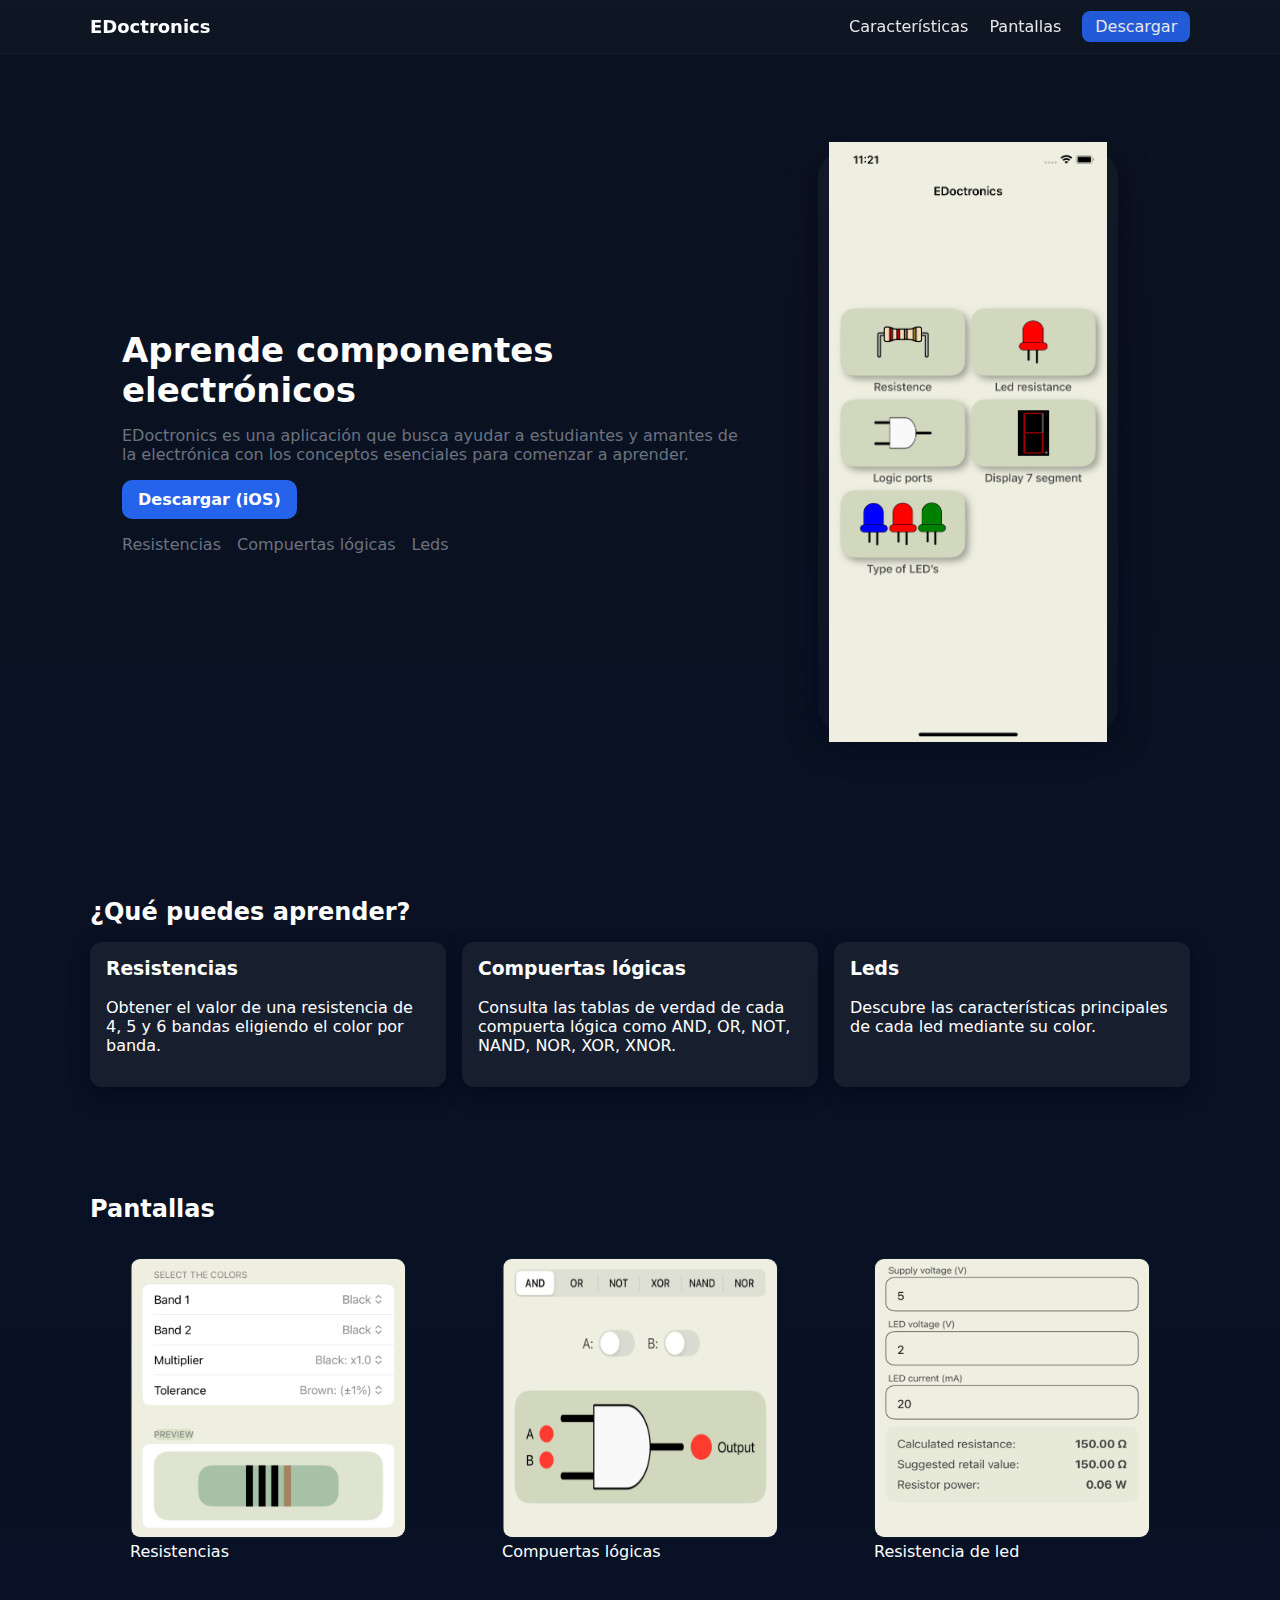
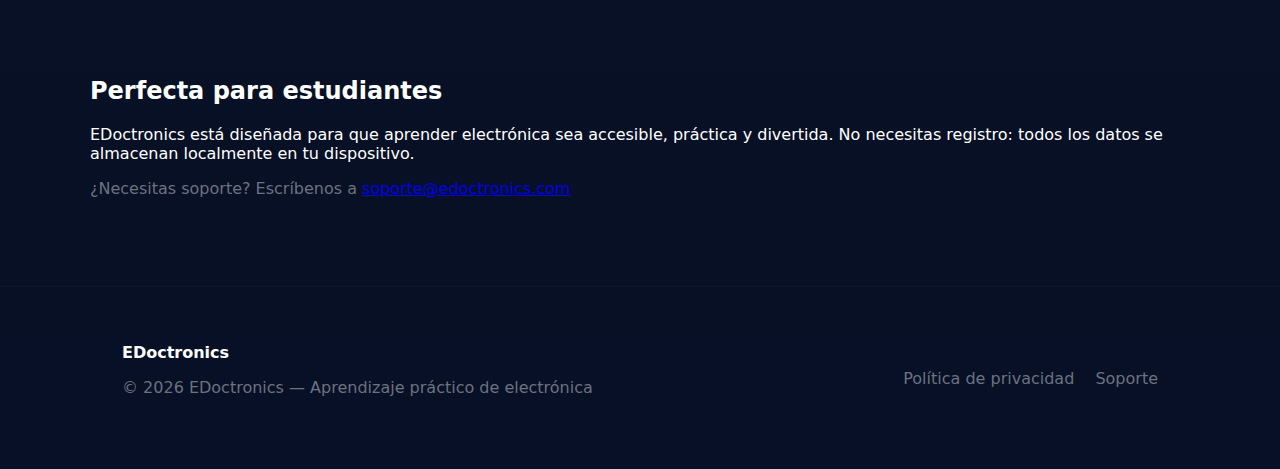
<file: index.html>
<!-- index.html -->
<!doctype html>
<html lang="es">
<head>
  <meta charset="utf-8" />
  <meta name="viewport" content="width=device-width, initial-scale=1" />
  <title>EDoctronics — Aprende Componentes Electrónicos</title>
  <meta name="description" content="EDoctronics: app educativa para aprender componentes electrónicos con lecciones, pruebas interactivas y simuladores." />
  <link rel="stylesheet" href="styles.css">
  <link rel="icon" href="data:;base64,iVBORw0KGgo=">
</head>
<body>
  <header class="site-header">
    <div class="container header-inner">
      <a class="brand" href="#">EDoctronics</a>
      <nav class="nav">
        <a href="#features">Características</a>
        <a href="#screens">Pantallas</a>
        <a href="#download" class="cta">Descargar</a>
      </nav>
    </div>
  </header>

  <main>
    <section class="hero">
      <div class="container hero-inner">
        <div class="hero-text">
          <h1>Aprende componentes electrónicos</h1>
          <p class="lead">EDoctronics es una aplicación que busca ayudar a estudiantes y amantes de la electrónica con los conceptos esenciales para comenzar a aprender.</p>

          <div class="badges">
            <a id="download" class="btn btn-primary" href="https://apps.apple.com/us/app/edoctronics/id6752360310" aria-label="Descargar EDoctronics en App Store">Descargar (iOS)</a>
            <!-- <a class="btn btn-outline" href="#" aria-label="Descargar EDoctronics en Google Play">Descargar (Android)</a> -->
          </div>

          <ul class="quick-features">
            <li>Resistencias</li>
            <li>Compuertas lógicas</li>
            <li>Leds</li>
          </ul>
        </div>

        <div class="hero-mockup" aria-hidden="true">
          <div class="phone-mock">
            <div class="screen"> <img alt="Mockup de la app" src="images/home.png" width="300" height="600" ></div>
          </div>
        </div>
      </div>
    </section>

    <section id="features" class="container features">
      <h2>¿Qué puedes aprender?</h2>
      <div class="cards">
        <article class="card">
          <h3>Resistencias</h3>
          <p>Obtener el valor de una resistencia de 4, 5 y 6 bandas eligiendo el color por banda.</p>
        </article>
        <article class="card">
          <h3>Compuertas lógicas</h3>
          <p>Consulta las tablas de verdad de cada compuerta lógica como AND, OR, NOT, NAND, NOR, XOR, XNOR.</p>
        </article>
        <article class="card">
          <h3>Leds</h3>
          <p>Descubre las características principales de cada led mediante su color.</p>
        </article>
      </div>
    </section>

    <section id="screens" class="container screens">
      <h2>Pantallas</h2>
      <div class="screenshot-grid">
        <figure>
          <img alt="Lección sobre resistencias" src="images/resistence.png" width="400" height="280">
          <figcaption>Resistencias</figcaption>
        </figure>
        <figure>
          <img alt="Simulador de circuito" src="images/logic-gate.png" width="400" height="280">
          <figcaption>Compuertas lógicas</figcaption>
        </figure>
        <figure>
          <img alt="Reto y calificación" src="images/leds.png" width="400" height="280">
          <figcaption>Resistencia de led</figcaption>
        </figure>
      </div>
    </section>

    <section class="container about">
      <h2>Perfecta para estudiantes</h2>
      <p>EDoctronics está diseñada para que aprender electrónica sea accesible, práctica y divertida. No necesitas registro: todos los datos se almacenan localmente en tu dispositivo.</p>
      <p class="muted">¿Necesitas soporte? Escríbenos a <a href="mailto:soporte@edoctronics.com">soporte@edoctronics.com</a></p>
    </section>

  </main>

  <footer class="site-footer">
    <div class="container footer-inner">
      <div>
        <strong>EDoctronics</strong>
        <p class="muted">© <span id="year"></span> EDoctronics — Aprendizaje práctico de electrónica</p>
      </div>
      <div class="footer-links">
        <a href="privacy.html">Política de privacidad</a>
        <a href="support.html">Soporte</a>
      </div>
    </div>
  </footer>

  <script>
    // pequeño script para año dinámico y accesibilidad
    document.getElementById('year').textContent = new Date().getFullYear();
  </script>
</body>
</html>
</file>
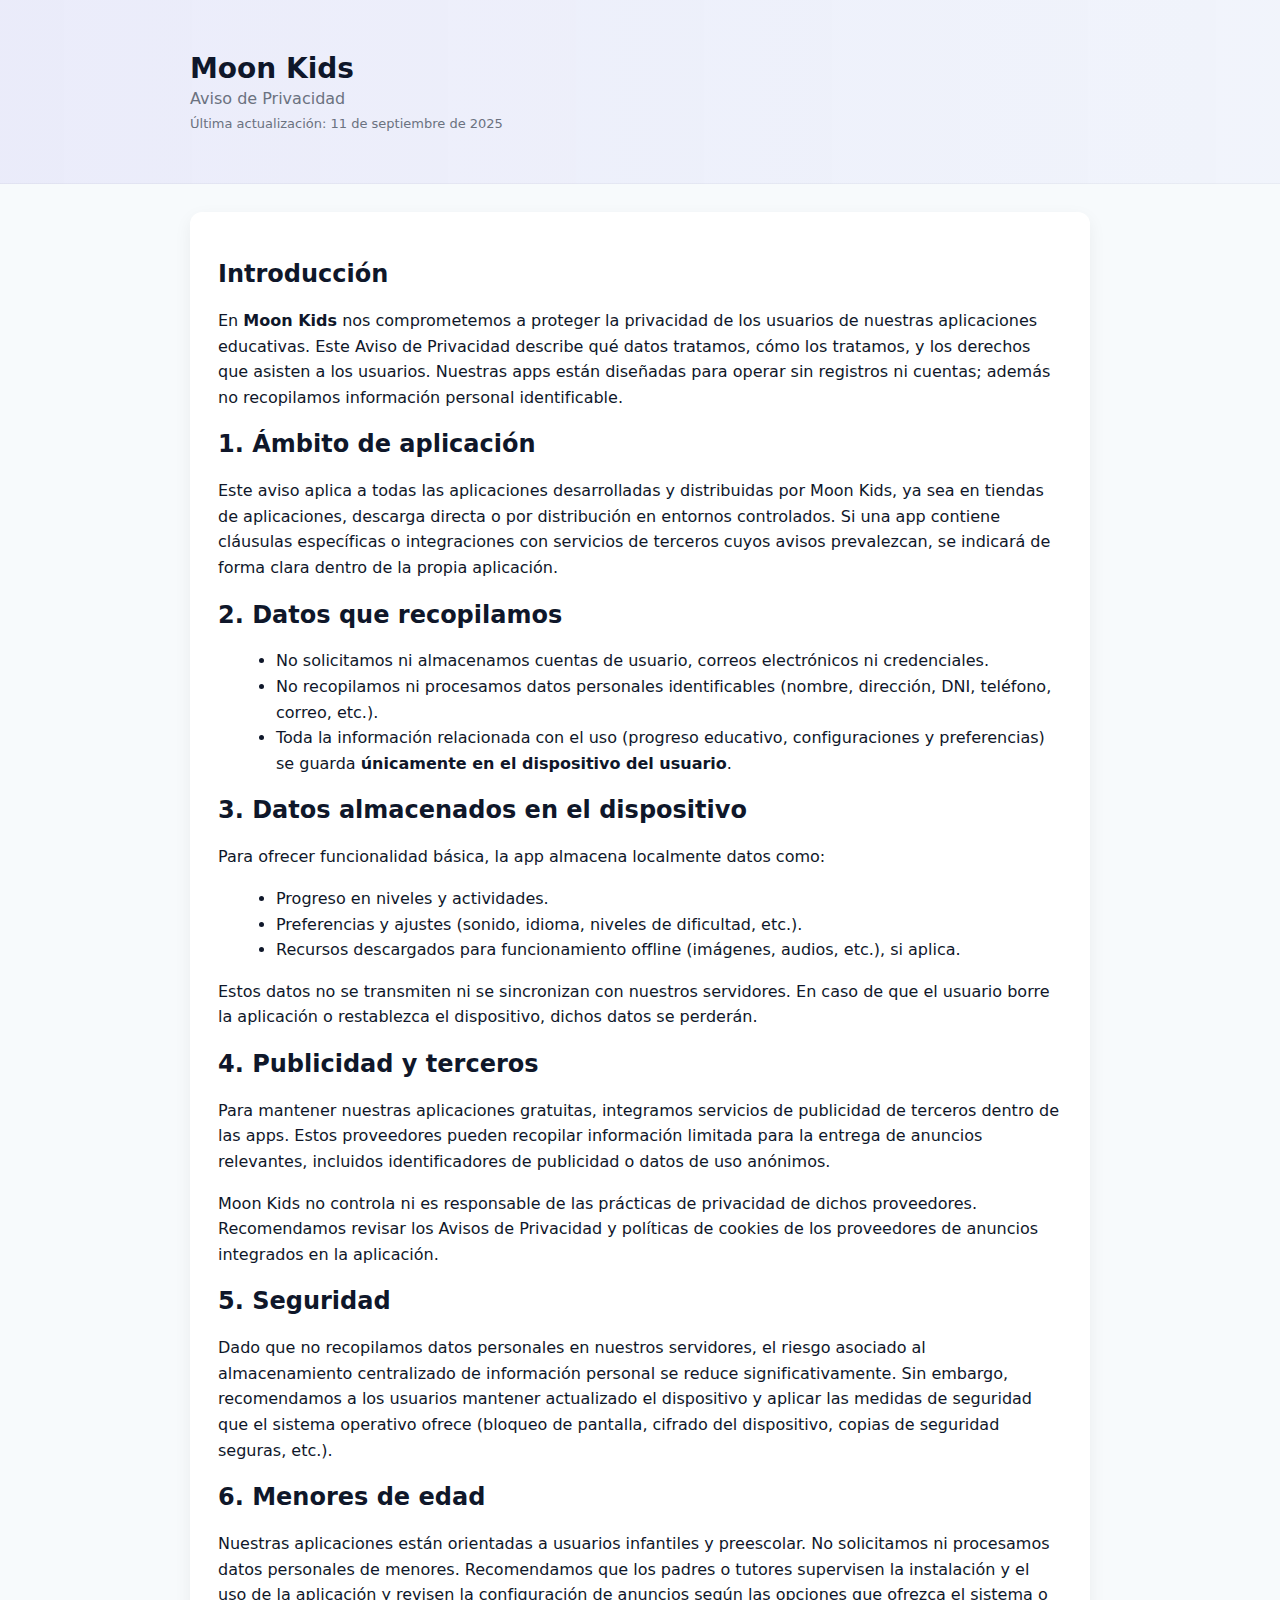
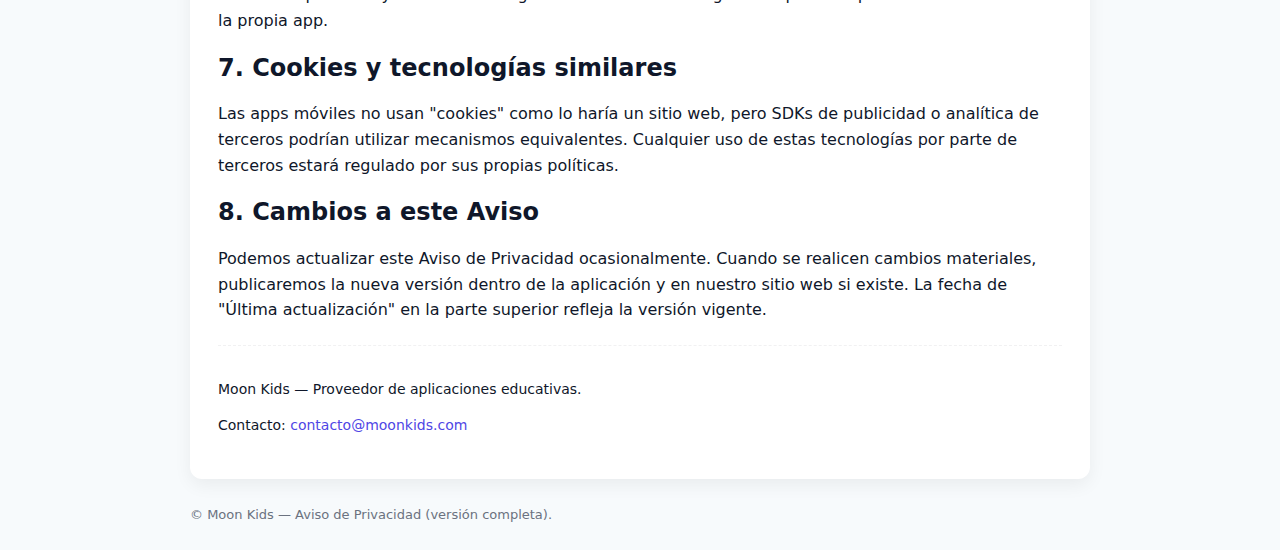
<file: privacy.html>
<!-- File: index.html -->
<!doctype html>
<html lang="es">
<head>
  <meta charset="utf-8" />
  <meta name="viewport" content="width=device-width, initial-scale=1" />
  <title>Aviso de Privacidad — Moon Kids</title>
  <meta name="description" content="Aviso de Privacidad de Moon Kids — aplicaciones educativas que no solicitan registro y almacenan datos solo en el dispositivo." />
  <link rel="stylesheet" href="privacy.css" />
</head>
<body>
  <header class="site-header">
    <div class="container">
      <h1>Moon Kids</h1>
      <p class="tag">Aviso de Privacidad</p>
      <p class="updated">Última actualización: 11 de septiembre de 2025</p>
    </div>
  </header>

  <main class="container">
    <article class="notice">
      <h2>Introducción</h2>
      <p>
        En <strong>Moon Kids</strong> nos comprometemos a proteger la privacidad de los usuarios de nuestras aplicaciones educativas. Este Aviso de Privacidad describe qué datos tratamos, cómo los tratamos, y los derechos que asisten a los usuarios. Nuestras apps están diseñadas para operar sin registros ni cuentas; además no recopilamos información personal identificable.
      </p>

      <h2>1. Ámbito de aplicación</h2>
      <p>
        Este aviso aplica a todas las aplicaciones desarrolladas y distribuidas por Moon Kids, ya sea en tiendas de aplicaciones, descarga directa o por distribución en entornos controlados. Si una app contiene cláusulas específicas o integraciones con servicios de terceros cuyos avisos prevalezcan, se indicará de forma clara dentro de la propia aplicación.
      </p>

      <h2>2. Datos que recopilamos</h2>
      <ul>
        <li>No solicitamos ni almacenamos cuentas de usuario, correos electrónicos ni credenciales.</li>
        <li>No recopilamos ni procesamos datos personales identificables (nombre, dirección, DNI, teléfono, correo, etc.).</li>
        <li>Toda la información relacionada con el uso (progreso educativo, configuraciones y preferencias) se guarda <strong>únicamente en el dispositivo del usuario</strong>.</li>
      </ul>

      <h2>3. Datos almacenados en el dispositivo</h2>
      <p>
        Para ofrecer funcionalidad básica, la app almacena localmente datos como:
      </p>
      <ul>
        <li>Progreso en niveles y actividades.</li>
        <li>Preferencias y ajustes (sonido, idioma, niveles de dificultad, etc.).</li>
        <li>Recursos descargados para funcionamiento offline (imágenes, audios, etc.), si aplica.</li>
      </ul>
      <p>
        Estos datos no se transmiten ni se sincronizan con nuestros servidores. En caso de que el usuario borre la aplicación o restablezca el dispositivo, dichos datos se perderán.
      </p>

      <h2>4. Publicidad y terceros</h2>
      <p>
        Para mantener nuestras aplicaciones gratuitas, integramos servicios de publicidad de terceros dentro de las apps. Estos proveedores pueden recopilar información limitada para la entrega de anuncios relevantes, incluidos identificadores de publicidad o datos de uso anónimos.
      </p>
      <p>
        Moon Kids no controla ni es responsable de las prácticas de privacidad de dichos proveedores. Recomendamos revisar los Avisos de Privacidad y políticas de cookies de los proveedores de anuncios integrados en la aplicación.
      </p>

      <h2>5. Seguridad</h2>
      <p>
        Dado que no recopilamos datos personales en nuestros servidores, el riesgo asociado al almacenamiento centralizado de información personal se reduce significativamente. Sin embargo, recomendamos a los usuarios mantener actualizado el dispositivo y aplicar las medidas de seguridad que el sistema operativo ofrece (bloqueo de pantalla, cifrado del dispositivo, copias de seguridad seguras, etc.).
      </p>

      <h2>6. Menores de edad</h2>
      <p>
        Nuestras aplicaciones están orientadas a usuarios infantiles y preescolar. No solicitamos ni procesamos datos personales de menores. Recomendamos que los padres o tutores supervisen la instalación y el uso de la aplicación y revisen la configuración de anuncios según las opciones que ofrezca el sistema o la propia app.
      </p>

      <h2>7. Cookies y tecnologías similares</h2>
      <p>
        Las apps móviles no usan "cookies" como lo haría un sitio web, pero SDKs de publicidad o analítica de terceros podrían utilizar mecanismos equivalentes. Cualquier uso de estas tecnologías por parte de terceros estará regulado por sus propias políticas.
      </p>

      <h2>8. Cambios a este Aviso</h2>
      <p>
        Podemos actualizar este Aviso de Privacidad ocasionalmente. Cuando se realicen cambios materiales, publicaremos la nueva versión dentro de la aplicación y en nuestro sitio web si existe. La fecha de "Última actualización" en la parte superior refleja la versión vigente.
      </p>
  <!--
      <h2>9. Contacto</h2>
      <p>
        Si tienes preguntas, dudas o comentarios sobre este Aviso de Privacidad, contáctanos en:
      </p>
      <ul>
        <li>Correo electrónico: <a href="mailto:contacto@moonkids.com">contacto@moonkids.com</a></li>
        <li>Sitio web: <a href="#">moonkids.com</a> (si aplica)</li>
      </ul>

      <h2>10. Información adicional para tiendas de apps</h2>
      <p>
        Para cumplir con los requisitos de plataformas como Google Play y App Store, declaramos que:
      </p>
      <ul>
        <li>Tipo de datos: <strong>Sin datos personales</strong> recopilados por Moon Kids.</li>
        <li>Funcionalidad: Almacenamiento local de progreso y preferencias en el dispositivo del usuario.</li>
        <li>Publicidad: Integración de anuncios mediante proveedores externos.</li>
      </ul>
-->
      <footer class="notice-footer">
        <p>Moon Kids — Proveedor de aplicaciones educativas.</p>
        <p>Contacto: <a href="mailto:contacto@moonkids.com">contacto@moonkids.com</a></p>
      </footer>
    </article>
  </main>

  <footer class="container simple-footer">
    <p style="color:var(--muted);font-size:13px">© Moon Kids — Aviso de Privacidad (versión completa).</p>
  </footer>
</body>
</html>
</file>
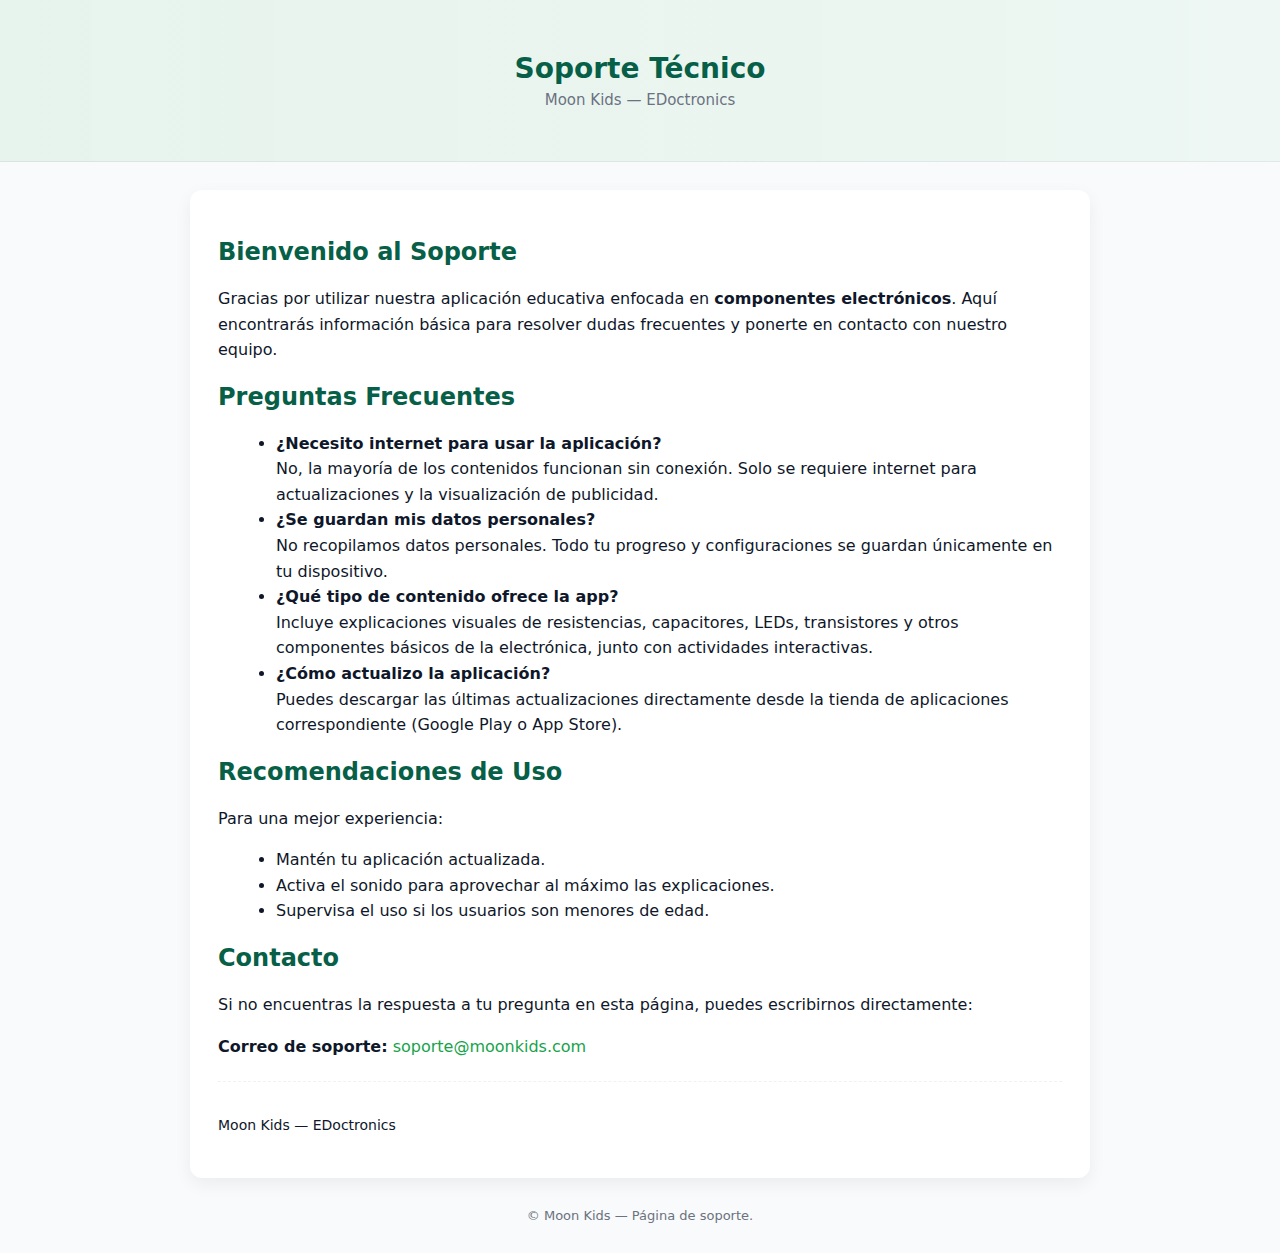
<file: support.html>
<!-- File: soporte.html -->
<!doctype html>
<html lang="es">
<head>
  <meta charset="utf-8" />
  <meta name="viewport" content="width=device-width, initial-scale=1" />
  <title>Soporte — Moon Kids</title>
  <meta name="description" content="Página de soporte para la aplicación educativa de EDoctronics de Moon Kids." />
  <link rel="stylesheet" href="soporte.css" />
</head>
<body>
  <header class="site-header">
    <div class="container">
      <h1>Soporte Técnico</h1>
      <p class="tag">Moon Kids — EDoctronics</p>
    </div>
  </header>

  <main class="container">
    <article class="support">
      <h2>Bienvenido al Soporte</h2>
      <p>
        Gracias por utilizar nuestra aplicación educativa enfocada en <strong>componentes electrónicos</strong>. Aquí encontrarás información básica para resolver dudas frecuentes y ponerte en contacto con nuestro equipo.
      </p>

      <h2>Preguntas Frecuentes</h2>
      <ul>
        <li><strong>¿Necesito internet para usar la aplicación?</strong><br>
          No, la mayoría de los contenidos funcionan sin conexión. Solo se requiere internet para actualizaciones y la visualización de publicidad.</li>
        <li><strong>¿Se guardan mis datos personales?</strong><br>
          No recopilamos datos personales. Todo tu progreso y configuraciones se guardan únicamente en tu dispositivo.</li>
        <li><strong>¿Qué tipo de contenido ofrece la app?</strong><br>
          Incluye explicaciones visuales de resistencias, capacitores, LEDs, transistores y otros componentes básicos de la electrónica, junto con actividades interactivas.</li>
        <li><strong>¿Cómo actualizo la aplicación?</strong><br>
          Puedes descargar las últimas actualizaciones directamente desde la tienda de aplicaciones correspondiente (Google Play o App Store).</li>
      </ul>

      <h2>Recomendaciones de Uso</h2>
      <p>
        Para una mejor experiencia:
      </p>
      <ul>
        <li>Mantén tu aplicación actualizada.</li>
        <li>Activa el sonido para aprovechar al máximo las explicaciones.</li>
        <li>Supervisa el uso si los usuarios son menores de edad.</li>
      </ul>

      <h2>Contacto</h2>
      <p>
        Si no encuentras la respuesta a tu pregunta en esta página, puedes escribirnos directamente:
      </p>
      <p><strong>Correo de soporte:</strong> <a href="mailto:soporte@moonkids.com">soporte@moonkids.com</a></p>

      <footer class="support-footer">
        <p>Moon Kids — EDoctronics</p>
      </footer>
    </article>
  </main>

  <footer class="container simple-footer">
    <p style="color:#6b7280;font-size:13px">© Moon Kids — Página de soporte.</p>
  </footer>
</body>
</html>
</file>
<file: styles.css>
/* ======================
   styles.css
   ====================== */

:root{
  --bg:#0f1724;
  --card:#ffffff;
  --muted:#6b7280;
  --accent:#2563eb;
  --glass: rgba(255,255,255,0.06);
}
*{box-sizing:border-box}
body{font-family:Inter, system-ui, -apple-system, 'Segoe UI', Roboto, 'Helvetica Neue', Arial; margin:0; background:linear-gradient(180deg,#0b1220 0%, #071026 100%); color:var(--card); -webkit-font-smoothing:antialiased}
.container{max-width:1100px;margin:0 auto;padding:2rem}
.site-header{backdrop-filter: blur(6px);position:sticky;top:0;z-index:40;background:linear-gradient(180deg, rgba(255,255,255,0.02), rgba(255,255,255,0.01));border-bottom:1px solid rgba(255,255,255,0.03)}
.header-inner{display:flex;align-items:center;justify-content:space-between;padding:1rem 0}
.brand{font-weight:700;color:var(--card);text-decoration:none;font-size:1.125rem}
.nav a{color:var(--card);text-decoration:none;margin-left:1rem;opacity:0.9}
.nav .cta{padding:.4rem .8rem;border-radius:8px;background:var(--accent);color:white;text-decoration:none}
.hero{padding:4rem 0}
.hero-inner{display:grid;grid-template-columns:1fr 380px;gap:2rem;align-items:center}
.hero-text h1{font-size:2.125rem;margin:0 0 .5rem}
.lead{color:var(--muted);margin-bottom:1rem}
.badges{display:flex;gap:.75rem;margin-bottom:1rem}
.btn{display:inline-block;padding:.6rem 1rem;border-radius:10px;text-decoration:none;font-weight:600}
.btn-primary{background:var(--accent);color:white}
.btn-outline{border:1px solid rgba(255,255,255,0.08);color:var(--card);background:transparent}
.quick-features{display:flex;gap:1rem;list-style:none;padding:0;margin:1rem 0 0;color:var(--muted)}
.hero-mockup{display:flex;justify-content:center}
.phone-mock{width:300px;border-radius:28px;padding:12px;background:linear-gradient(180deg, rgba(255,255,255,0.03), rgba(255,255,255,0.01));box-shadow:0 10px 30px rgba(2,6,23,0.6)}
.phone-mock .screen{background:linear-gradient(180deg,#f8fafc,#eef2ff);border-radius:16px;height:560px;display:flex;align-items:center;justify-content:center}
.features{padding:3rem 0}
.features h2{color:var(--card);margin-bottom:1rem}
.cards{display:grid;grid-template-columns:repeat(3,1fr);gap:1rem}
.card{background:var(--glass);padding:1rem;border-radius:12px;box-shadow:0 6px 18px rgba(2,6,23,0.6)}
.card h3{margin-top:0}
.screens{padding:2.5rem 0}
.screenshot-grid{display:grid;grid-template-columns:repeat(auto-fit,minmax(220px,1fr));gap:1rem}
.screenshot-grid img{width:100%;border-radius:10px;border:1px solid rgba(255,255,255,0.03)}
.about{padding:2.5rem 0}
.muted{color:var(--muted)}
.site-footer{border-top:1px solid rgba(255,255,255,0.03);padding:1.5rem 0;margin-top:2rem}
.footer-inner{display:flex;align-items:center;justify-content:space-between}
.footer-links a{color:var(--muted);text-decoration:none;margin-left:1rem}

/* Responsive */
@media (max-width:900px){
  .hero-inner{grid-template-columns:1fr;}
  .phone-mock{width:260px}
  .cards{grid-template-columns:1fr}
}

@media (prefers-reduced-motion: no-preference){
  .hero-text h1{transition:transform .6s cubic-bezier(.2,.9,.2,1);transform-origin:left}
  .hero-text:hover h1{transform:translateX(6px)}
}

/* Utility */
.text-center{text-align:center}
</file>
<file: privacy.css>
/* File: privacy.css */
:root{
  --bg:#f7fafc;
  --card:#ffffff;
  --muted:#6b7280;
  --accent:#4f46e5;
  --max:900px;
  --radius:12px;
}
*{box-sizing:border-box}
body{
  font-family:Inter, system-ui, -apple-system, "Segoe UI", Roboto, "Helvetica Neue", Arial;
  margin:0;
  background:var(--bg);
  color:#0f172a;
  -webkit-font-smoothing:antialiased;
}
.container{
  width:calc(100% - 40px);
  max-width:var(--max);
  margin:28px auto;
}
.site-header{
  background:linear-gradient(90deg, rgba(79,70,229,0.08), rgba(99,102,241,0.04));
  padding:24px 0;
  border-bottom:1px solid rgba(15,23,42,0.04);
}
.site-header h1{
  margin:0 0 4px 0;
  font-size:28px;
}
.tag{color:var(--muted);margin:0}
.updated{color:var(--muted);font-size:13px;margin-top:8px}
.notice{
  background:var(--card);
  border-radius:var(--radius);
  padding:28px;
  box-shadow:0 6px 18px rgba(2,6,23,0.06);
}
.notice h2{margin-top:20px}
.notice p, .notice li{line-height:1.6;color:#0f172a}
.notice ul{margin-left:18px}
.notice a{color:var(--accent);text-decoration:none}
.notice a:hover{text-decoration:underline}
.notice-footer{margin-top:22px;padding-top:18px;border-top:1px dashed rgba(15,23,42,0.06);color:var(--muted);font-size:14px}
.small-print{font-size:13px;color:var(--muted);margin-top:6px}
.code-block{background:transparent;margin-bottom:60px}
pre{background:#0b1220;color:#e6eef8;padding:16px;border-radius:10px;overflow:auto}
code{font-family:ui-monospace, SFMono-Regular, Menlo, Monaco, "Roboto Mono", "Courier New", monospace}

@media (max-width:560px){
  .container{width:calc(100% - 28px)}
  .site-header h1{font-size:22px}
  .notice{padding:18px}
}
</file>
<file: soporte.css>
/* File: soporte.css */
:root{
  --bg:#f9fafb;
  --card:#ffffff;
  --muted:#6b7280;
  --accent:#16a34a;
  --max:900px;
  --radius:12px;
}
*{box-sizing:border-box}
body{
  font-family:Inter, system-ui, -apple-system, "Segoe UI", Roboto, "Helvetica Neue", Arial;
  margin:0;
  background:var(--bg);
  color:#0f172a;
}
.container{
  width:calc(100% - 40px);
  max-width:var(--max);
  margin:28px auto;
}
.site-header{
  background:linear-gradient(90deg, rgba(22,163,74,0.08), rgba(34,197,94,0.05));
  padding:24px 0;
  border-bottom:1px solid rgba(15,23,42,0.06);
  text-align:center;
}
.site-header h1{
  margin:0 0 6px 0;
  font-size:28px;
  color:#065f46;
}
.tag{color:var(--muted);margin:0;font-size:15px}
.support{
  background:var(--card);
  border-radius:var(--radius);
  padding:28px;
  box-shadow:0 6px 18px rgba(2,6,23,0.06);
}
.support h2{margin-top:20px;color:#065f46}
.support p, .support li{line-height:1.6;color:#0f172a}
.support ul{margin-left:18px;margin-bottom:16px}
.support a{color:var(--accent);text-decoration:none}
.support a:hover{text-decoration:underline}
.support-footer{margin-top:22px;padding-top:18px;border-top:1px dashed rgba(15,23,42,0.06);color:var(--muted);font-size:14px}
.simple-footer{text-align:center;margin:30px auto}

@media (max-width:560px){
  .container{width:calc(100% - 28px)}
  .site-header h1{font-size:22px}
  .support{padding:18px}
}
</file>
